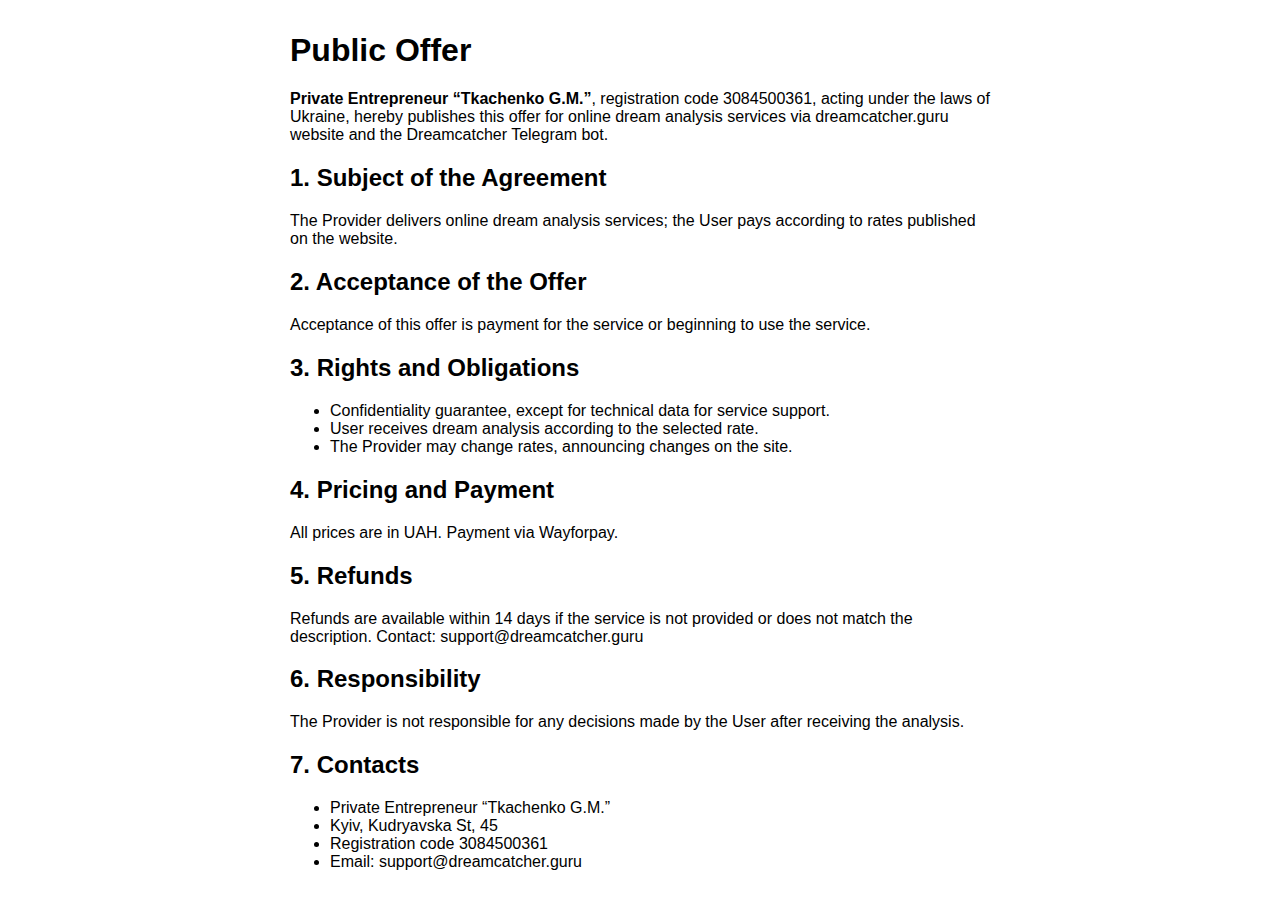
<file: docs/offer-en.html>
<!DOCTYPE html>
<html lang="en">
<head>
  <meta charset="UTF-8">
  <title>Public Offer</title>
</head>
<body style="max-width:700px;margin:2rem auto;font-family:sans-serif;">
  <h1>Public Offer</h1>
  <p><b>Private Entrepreneur “Tkachenko G.M.”</b>, registration code 3084500361, acting under the laws of Ukraine, hereby publishes this offer for online dream analysis services via dreamcatcher.guru website and the Dreamcatcher Telegram bot.</p>
  <h2>1. Subject of the Agreement</h2>
  <p>The Provider delivers online dream analysis services; the User pays according to rates published on the website.</p>
  <h2>2. Acceptance of the Offer</h2>
  <p>Acceptance of this offer is payment for the service or beginning to use the service.</p>
  <h2>3. Rights and Obligations</h2>
  <ul>
    <li>Confidentiality guarantee, except for technical data for service support.</li>
    <li>User receives dream analysis according to the selected rate.</li>
    <li>The Provider may change rates, announcing changes on the site.</li>
  </ul>
  <h2>4. Pricing and Payment</h2>
  <p>All prices are in UAH. Payment via Wayforpay.</p>
  <h2>5. Refunds</h2>
  <p>Refunds are available within 14 days if the service is not provided or does not match the description. Contact: support@dreamcatcher.guru</p>
  <h2>6. Responsibility</h2>
  <p>The Provider is not responsible for any decisions made by the User after receiving the analysis.</p>
  <h2>7. Contacts</h2>
  <ul>
    <li>Private Entrepreneur “Tkachenko G.M.”</li>
    <li>Kyiv, Kudryavska St, 45</li>
    <li>Registration code 3084500361</li>
    <li>Email: support@dreamcatcher.guru</li>
  </ul>
</body>
</html>
</file>
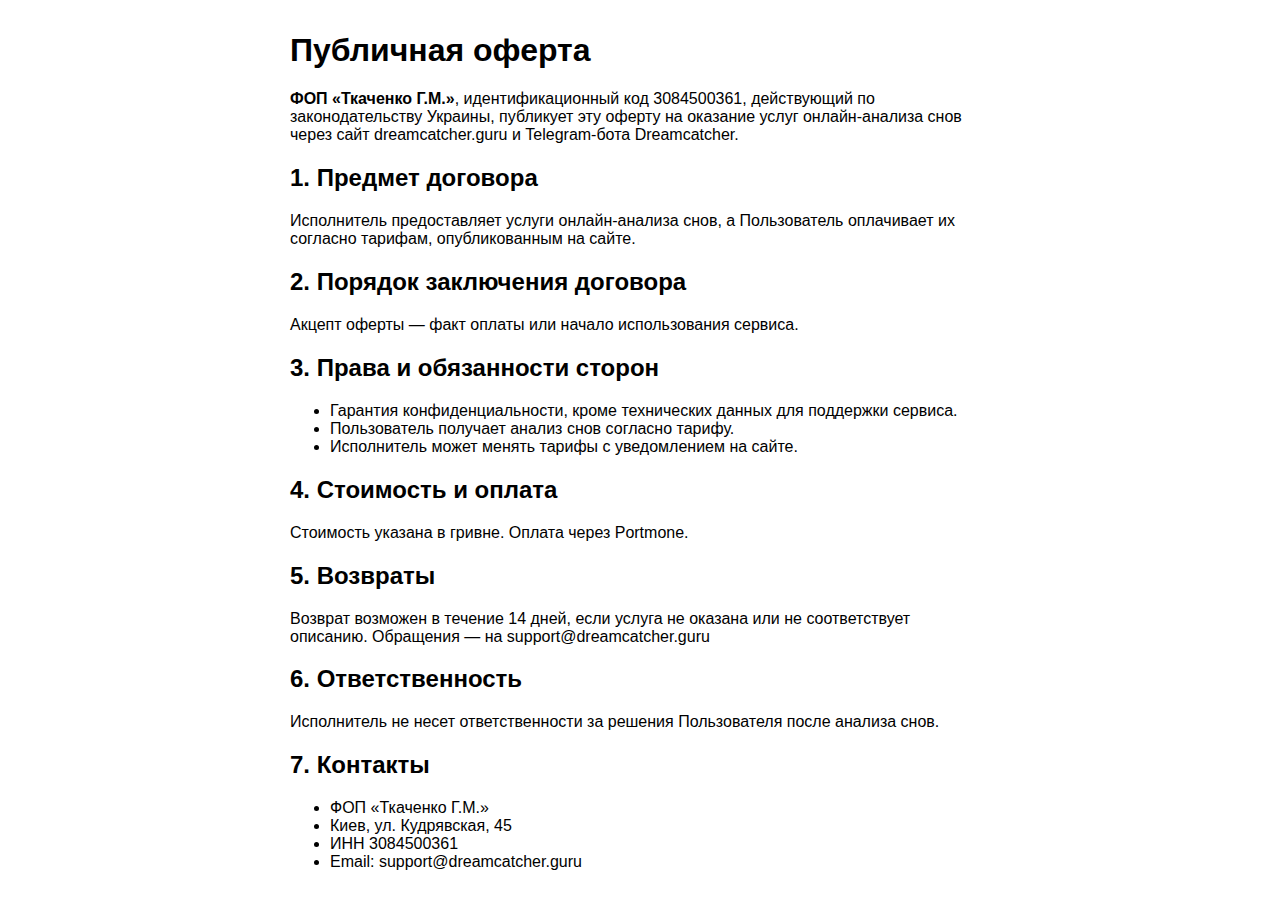
<file: docs/offer-ru.html>
<!DOCTYPE html>
<html lang="ru">
<head>
  <meta charset="UTF-8">
  <title>Публичная оферта</title>
</head>
<body style="max-width:700px;margin:2rem auto;font-family:sans-serif;">
  <h1>Публичная оферта</h1>
  <p><b>ФОП «Ткаченко Г.М.»</b>, идентификационный код 3084500361, действующий по законодательству Украины, публикует эту оферту на оказание услуг онлайн-анализа снов через сайт dreamcatcher.guru и Telegram-бота Dreamcatcher.</p>
  <h2>1. Предмет договора</h2>
  <p>Исполнитель предоставляет услуги онлайн-анализа снов, а Пользователь оплачивает их согласно тарифам, опубликованным на сайте.</p>
  <h2>2. Порядок заключения договора</h2>
  <p>Акцепт оферты — факт оплаты или начало использования сервиса.</p>
  <h2>3. Права и обязанности сторон</h2>
  <ul>
    <li>Гарантия конфиденциальности, кроме технических данных для поддержки сервиса.</li>
    <li>Пользователь получает анализ снов согласно тарифу.</li>
    <li>Исполнитель может менять тарифы с уведомлением на сайте.</li>
  </ul>
  <h2>4. Стоимость и оплата</h2>
  <p>Стоимость указана в гривне. Оплата через Portmone.</p>
  <h2>5. Возвраты</h2>
  <p>Возврат возможен в течение 14 дней, если услуга не оказана или не соответствует описанию. Обращения — на support@dreamcatcher.guru</p>
  <h2>6. Ответственность</h2>
  <p>Исполнитель не несет ответственности за решения Пользователя после анализа снов.</p>
  <h2>7. Контакты</h2>
  <ul>
    <li>ФОП «Ткаченко Г.М.»</li>
    <li>Киев, ул. Кудрявская, 45</li>
    <li>ИНН 3084500361</li>
    <li>Email: support@dreamcatcher.guru</li>
  </ul>
</body>
</html>
</file>
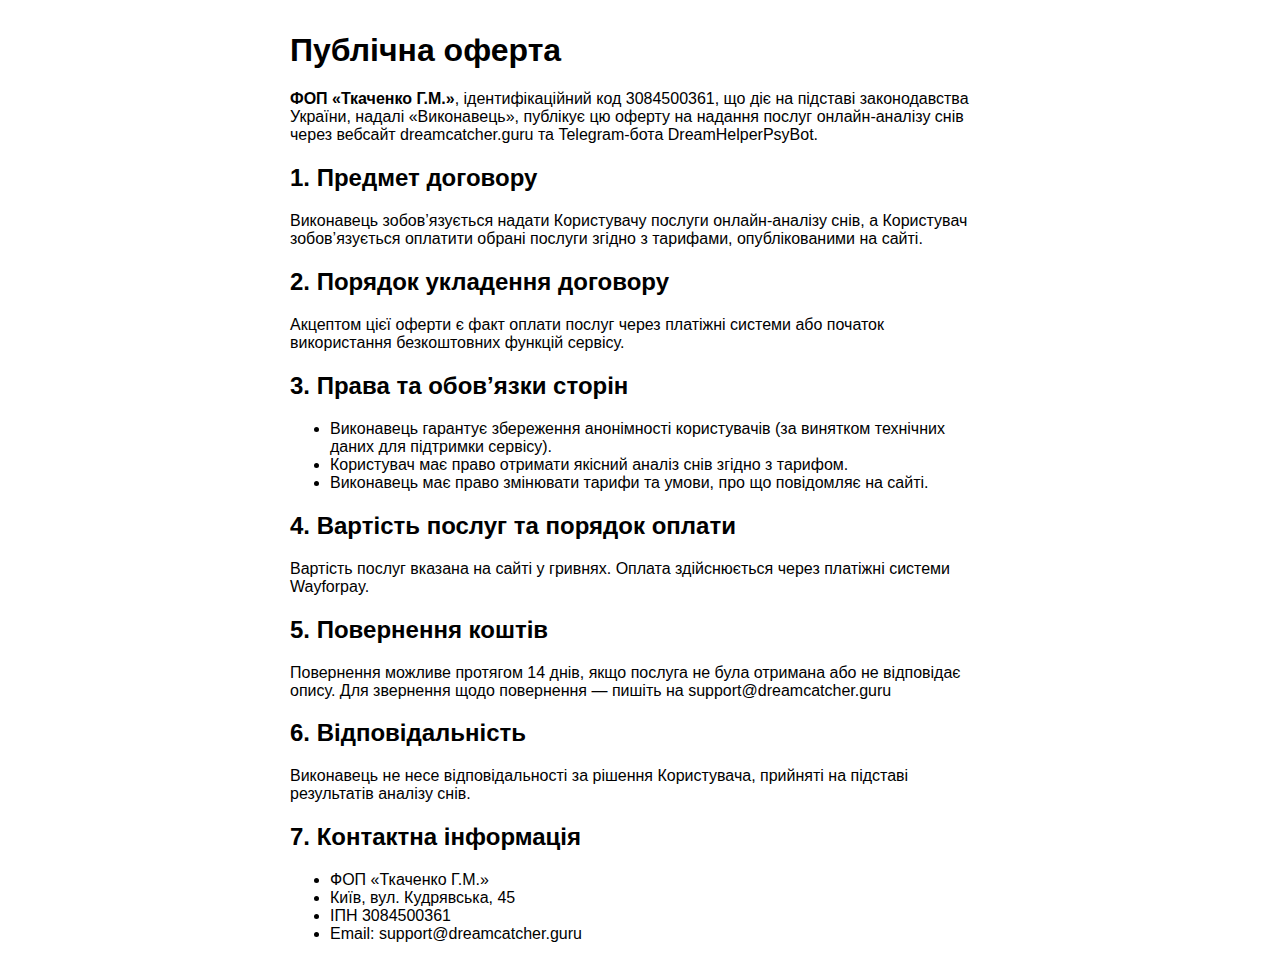
<file: docs/offer.html>
<!DOCTYPE html>
<html lang="uk">
<head>
  <meta charset="UTF-8">
  <title>Публічна оферта</title>
  <meta name="viewport" content="width=device-width, initial-scale=1.0">
</head>
<body style="max-width:700px;margin:2rem auto;font-family:sans-serif;">
  <h1>Публічна оферта</h1>
  <p><b>ФОП «Ткаченко Г.М.»</b>, ідентифікаційний код 3084500361, що діє на підставі законодавства України, надалі «Виконавець», публікує цю оферту на надання послуг онлайн-аналізу снів через вебсайт dreamcatcher.guru та Telegram-бота DreamHelperPsyBot.</p>
  <h2>1. Предмет договору</h2>
  <p>Виконавець зобов’язується надати Користувачу послуги онлайн-аналізу снів, а Користувач зобов’язується оплатити обрані послуги згідно з тарифами, опублікованими на сайті.</p>
  <h2>2. Порядок укладення договору</h2>
  <p>Акцептом цієї оферти є факт оплати послуг через платіжні системи або початок використання безкоштовних функцій сервісу.</p>
  <h2>3. Права та обов’язки сторін</h2>
  <ul>
    <li>Виконавець гарантує збереження анонімності користувачів (за винятком технічних даних для підтримки сервісу).</li>
    <li>Користувач має право отримати якісний аналіз снів згідно з тарифом.</li>
    <li>Виконавець має право змінювати тарифи та умови, про що повідомляє на сайті.</li>
  </ul>
  <h2>4. Вартість послуг та порядок оплати</h2>
  <p>Вартість послуг вказана на сайті у гривнях. Оплата здійснюється через платіжні системи Wayforpay.</p>
  <h2>5. Повернення коштів</h2>
  <p>Повернення можливе протягом 14 днів, якщо послуга не була отримана або не відповідає опису. Для звернення щодо повернення — пишіть на support@dreamcatcher.guru</p>
  <h2>6. Відповідальність</h2>
  <p>Виконавець не несе відповідальності за рішення Користувача, прийняті на підставі результатів аналізу снів.</p>
  <h2>7. Контактна інформація</h2>
  <ul>
    <li>ФОП «Ткаченко Г.М.»</li>
    <li>Київ, вул. Кудрявська, 45</li>
    <li>ІПН 3084500361</li>
    <li>Email: support@dreamcatcher.guru</li>
  </ul>
</body>
</html>
</file>
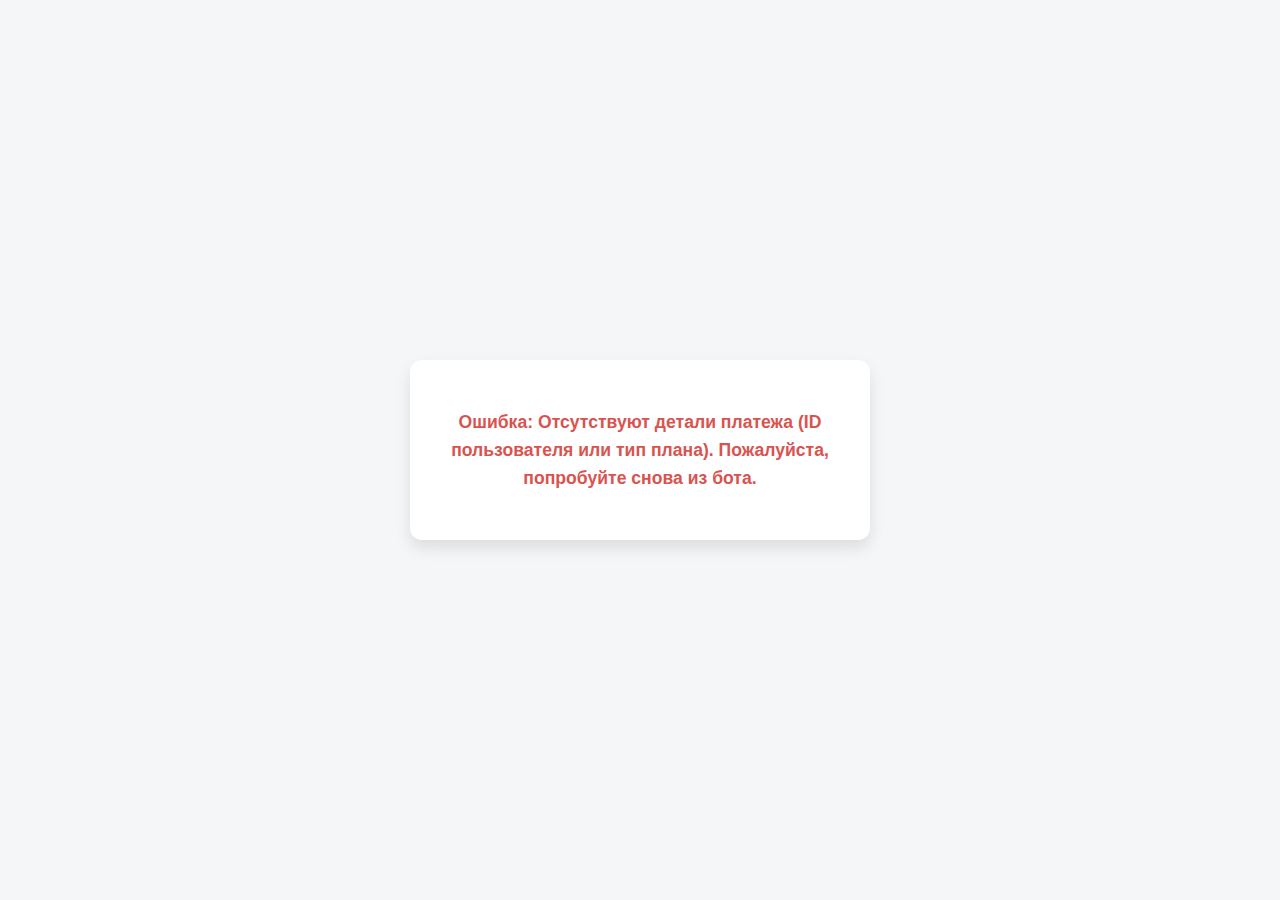
<file: docs/pay-helper.html>
<!DOCTYPE html>
<html lang="ru"> <head>
    <meta charset="UTF-8">
    <title>Обработка платежа...</title>
    <style>
        body {
            font-family: -apple-system, BlinkMacSystemFont, "Segoe UI", Roboto, Helvetica, Arial, sans-serif, "Apple Color Emoji", "Segoe UI Emoji", "Segoe UI Symbol";
            display: flex;
            flex-direction: column;
            justify-content: center;
            align-items: center;
            height: 100vh;
            margin: 0;
            background-color: #f4f6f8;
            color: #333;
            text-align: center;
            padding: 20px;
            box-sizing: border-box;
        }
        .container {
            padding: 30px;
            background-color: white;
            border-radius: 12px;
            box-shadow: 0 8px 16px rgba(0,0,0,0.1);
            max-width: 400px;
            width: 100%;
        }
        .loader {
            border: 6px solid #e0e0e0; /* Светло-серый */
            border-top: 6px solid #007bff; /* Синий, как пример */
            border-radius: 50%;
            width: 60px;
            height: 60px;
            animation: spin 1.2s linear infinite;
            margin: 25px auto;
        }
        @keyframes spin {
            0% { transform: rotate(0deg); }
            100% { transform: rotate(360deg); }
        }
        p {
            font-size: 1.1em;
            line-height: 1.6;
        }
        .error-message {
            color: #d9534f; /* Красный для ошибок */
            font-weight: bold;
        }
    </style>
</head>
<body>
    <div class="container">
        <p id="message">Обработка вашего платежа, пожалуйста, подождите...</p>
        <div class="loader" id="loader"></div>
    </div>

    <script>
        // Локализация текстов
        const SCRIPT_TEXTS = {
            ru: {
                processing: "Обработка вашего платежа, пожалуйста, подождите...",
                redirecting: "Перенаправление на страницу оплаты...",
                error_missing_details: "Ошибка: Отсутствуют детали платежа (ID пользователя или тип плана). Пожалуйста, попробуйте снова из бота.",
                error_request_failed: "Ошибка запроса к серверу.",
                error_generic: "Произошла ошибка. Пожалуйста, попробуйте снова или обратитесь в поддержку."
            },
            uk: {
                processing: "Обробка вашого платежу, будь ласка, зачекайте...",
                redirecting: "Перенаправлення на сторінку оплати...",
                error_missing_details: "Помилка: Відсутні деталі платежу (ID користувача або тип плану). Будь ласка, спробуйте знову з бота.",
                error_request_failed: "Помилка запиту до сервера.",
                error_generic: "Виникла помилка. Будь ласка, спробуйте знову або зверніться до підтримки."
            },
            en: {
                processing: "Processing your payment, please wait...",
                redirecting: "Redirecting to payment gateway...",
                error_missing_details: "Error: Missing payment details (user_id or plan_type). Please try again from the bot.",
                error_request_failed: "Server request failed.",
                error_generic: "An error occurred. Please try again or contact support."
            }
        };

        async function initPayment() {
            const messageElement = document.getElementById('message');
            const loaderElement = document.getElementById('loader');
            
            let userLang = 'ru'; // Язык по умолчанию

            try {
                const urlParams = new URLSearchParams(window.location.search);
                const userId = urlParams.get('user_id');
                const planType = urlParams.get('plan_type');
                const langParam = urlParams.get('lang');

                if (langParam && SCRIPT_TEXTS[langParam]) {
                    userLang = langParam;
                    document.documentElement.lang = userLang; // Устанавливаем язык для HTML документа
                }
                messageElement.textContent = SCRIPT_TEXTS[userLang].processing;


                if (!userId || !planType) {
                    messageElement.textContent = SCRIPT_TEXTS[userLang].error_missing_details;
                    messageElement.classList.add('error-message');
                    loaderElement.style.display = 'none';
                    return;
                }

                // URL вашего FastAPI бэкенда.
                // Используем относительный путь, так как Nginx проксирует запросы с того же домена.
                const backendUrl = '/api/pay/create-checkout-session';                // Если FastAPI на другом домене или поддомене, укажите полный URL:
                // const backendUrl = 'https://api.yourdomain.com/create-checkout-session';

                console.log('Requesting payment session from:', backendUrl);
                console.log('Payload:', JSON.stringify({ user_id: userId, plan_type: planType }));

                const response = await fetch(backendUrl, {
                    method: 'POST',
                    headers: {
                        'Content-Type': 'application/json',
                    },
                    body: JSON.stringify({
                        user_id: userId,    // FastAPI ожидает user_id
                        plan_type: planType // и plan_type
                        // username и first_name не передаются из бота на эту страницу,
                        // но FastAPI бэкенд может их получить из своей базы данных по user_id, если они нужны для WayForPay
                    }),
                });

                if (!response.ok) {
                    let errorDetail = SCRIPT_TEXTS[userLang].error_request_failed;
                    try {
                        const errorData = await response.json();
                        errorDetail = errorData.detail || errorDetail;
                    } catch (e) {
                        // Ошибка парсинга JSON, используем текстовый ответ
                        errorDetail = await response.text() || errorDetail;
                    }
                    throw new Error(errorDetail + ` (Status: ${response.status})`);
                }

                const paymentSession = await response.json();
                console.log('Received payment session:', paymentSession);

                const wayforpayUrl = paymentSession.pay_url; // Должен быть "https://secure.wayforpay.com/pay"
                const formData = paymentSession.payment_form_data; // Словарь с данными для формы

                if (!wayforpayUrl || !formData) {
                    throw new Error("Invalid payment session data received from server.");
                }

                // Создаем и отправляем форму
                const form = document.createElement('form');
                form.method = 'POST';
                form.action = wayforpayUrl;
                form.style.display = 'none'; // Форма невидима

                for (const key in formData) {
                    if (formData.hasOwnProperty(key)) {
                        // WayForPay ожидает массивы productName[], productCount[], productPrice[]
                        // как несколько полей с одинаковым именем (например, productName[] = значение1, productName[] = значение2)
                        if (Array.isArray(formData[key])) {
                            formData[key].forEach(value => {
                                const hiddenField = document.createElement('input');
                                hiddenField.type = 'hidden';
                                hiddenField.name = key; // Имя поля будет, например, productName[]
                                hiddenField.value = value;
                                form.appendChild(hiddenField);
                            });
                        } else {
                            const hiddenField = document.createElement('input');
                            hiddenField.type = 'hidden';
                            hiddenField.name = key;
                            hiddenField.value = formData[key];
                            form.appendChild(hiddenField);
                        }
                    }
                }

                document.body.appendChild(form);
                messageElement.textContent = SCRIPT_TEXTS[userLang].redirecting;
                loaderElement.style.animationPlayState = 'paused'; // Можно остановить анимацию перед редиректом
                console.log('Submitting form to WayForPay...');
                form.submit();

            } catch (error) {
                console.error('Payment initialization error:', error);
                messageElement.textContent = `${SCRIPT_TEXTS[userLang].error_generic} (${error.message})`;
                messageElement.classList.add('error-message');
                loaderElement.style.display = 'none';
            }
        }

        // Запускаем процесс при загрузке страницы
        window.onload = initPayment;
    </script>
</body>
</html>
</file>
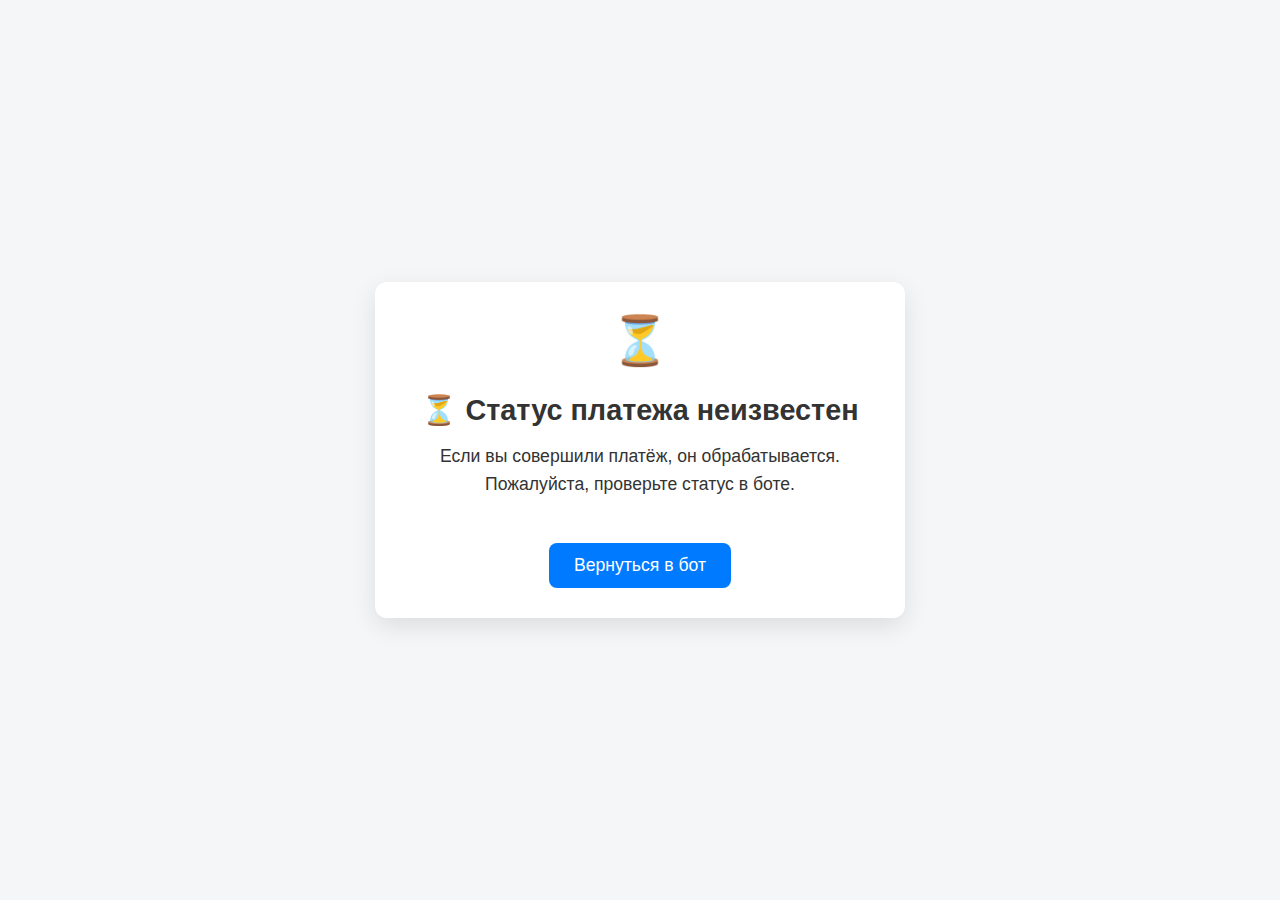
<file: docs/payment-return.html>
<!DOCTYPE html>
<html lang="ru">
<head>
    <meta charset="UTF-8">
    <meta name="viewport" content="width=device-width, initial-scale=1.0">
    <title>Статус вашего платежа - Dreamcatcher</title>
    <style>
        body {
            font-family: -apple-system, BlinkMacSystemFont, "Segoe UI", Roboto, Helvetica, Arial, sans-serif, "Apple Color Emoji", "Segoe UI Emoji", "Segoe UI Symbol";
            display: flex;
            flex-direction: column;
            justify-content: center;
            align-items: center;
            min-height: 100vh;
            margin: 0;
            background-color: #f4f6f8;
            color: #333;
            text-align: center;
            padding: 20px;
            box-sizing: border-box;
        }
        .container {
            padding: 30px 40px;
            background-color: white;
            border-radius: 12px;
            box-shadow: 0 8px 24px rgba(0,0,0,0.1);
            max-width: 450px;
            width: 100%;
        }
        h2 {
            font-size: 1.8em;
            margin-bottom: 15px;
        }
        p {
            font-size: 1.1em;
            line-height: 1.6;
            margin-top: 0;
            margin-bottom: 20px;
        }
        .status-icon {
            font-size: 3em;
            margin-bottom: 15px;
        }
        .success {
            color: #28a745; /* Зеленый */
        }
        .error {
            color: #dc3545; /* Красный */
        }
        .pending {
            color: #ffc107; /* Желтый */
        }
        .info {
            font-size: 0.9em;
            color: #6c757d;
            margin-top: 25px;
        }
        .button-link {
            display: inline-block;
            padding: 12px 25px;
            margin-top: 20px;
            background-color: #007bff;
            color: white;
            text-decoration: none;
            border-radius: 8px;
            font-size: 1.1em;
            transition: background-color 0.2s ease;
        }
        .button-link:hover {
            background-color: #0056b3;
        }
    </style>
</head>
<body>
    <div class="container">
        <div id="status-icon" class="status-icon">⏳</div>
        <h2 id="status-title">Обработка вашего платежа...</h2>
        <p id="status-details">Пожалуйста, подождите.</p>
        <p id="order-info" class="info"></p>
        <a href="https://t.me/DreamHelperPsyBot" class="button-link">Вернуться в бот</a>
        </div>

    <script>
        window.onload = function() {
            const params = new URLSearchParams(window.location.search);
            const transactionStatus = params.get('transactionStatus');
            const orderReference = params.get('orderReference');
            const reason = params.get('reason');
            // const reasonCode = params.get('reasonCode'); // Можно использовать для более детальной информации об ошибке

            const statusIconEl = document.getElementById('status-icon');
            const statusTitleEl = document.getElementById('status-title');
            const statusDetailsEl = document.getElementById('status-details');
            const orderInfoEl = document.getElementById('order-info');

            let lang = params.get('lang') || 'ru'; // Попробуем получить язык из параметра, если бот его передает

            // Простые тексты, можно вынести в объект локализации, как в pay-helper.html, если нужно
            const texts = {
                ru: {
                    approvedTitle: "✅ Оплата успешно получена!",
                    approvedDetails: "Спасибо! Ваш доступ должен быть активирован в ближайшее время. Вы можете вернуться в бот.",
                    declinedTitle: "❌ Оплата отклонена",
                    declinedDetailsBase: "К сожалению, ваш платёж не прошел.",
                    declinedDetailsReason: "Причина: ",
                    pendingTitle: "⏳ Платёж в обработке",
                    pendingDetails: "Ваш платёж обрабатывается. Обычно это занимает несколько минут. Пожалуйста, проверьте статус в боте немного позже.",
                    unknownTitle: "⏳ Статус платежа неизвестен",
                    unknownDetails: "Если вы совершили платёж, он обрабатывается. Пожалуйста, проверьте статус в боте.",
                    orderInfo: "Номер заказа: "
                },
                // Добавьте uk и en по аналогии, если нужно
            };

            const currentTexts = texts[lang] || texts.ru; // По умолчанию русский

            if (transactionStatus === 'Approved') {
                statusIconEl.textContent = '✅';
                statusIconEl.className = 'status-icon success';
                statusTitleEl.textContent = currentTexts.approvedTitle;
                statusDetailsEl.textContent = currentTexts.approvedDetails;
            } else if (transactionStatus === 'Declined') {
                statusIconEl.textContent = '❌';
                statusIconEl.className = 'status-icon error';
                statusTitleEl.textContent = currentTexts.declinedTitle;
                let declineReason = reason ? `${currentTexts.declinedDetailsReason}${reason}` : "";
                statusDetailsEl.textContent = `${currentTexts.declinedDetailsBase} ${declineReason} Пожалуйста, попробуйте снова или свяжитесь с поддержкой.`;
            } else if (transactionStatus === 'Pending' || transactionStatus === 'Processing') {
                statusIconEl.textContent = '⏳';
                statusIconEl.className = 'status-icon pending';
                statusTitleEl.textContent = currentTexts.pendingTitle;
                statusDetailsEl.textContent = currentTexts.pendingDetails;
            } else { // Unknown или любой другой статус
                statusIconEl.textContent = '⏳';
                statusIconEl.className = 'status-icon pending';
                statusTitleEl.textContent = currentTexts.unknownTitle;
                statusDetailsEl.textContent = currentTexts.unknownDetails;
            }

            if (orderReference) {
                orderInfoEl.textContent = `${currentTexts.orderInfo}${orderReference}`;
            }

            // Уведомляем родительское окно (если pay-helper.html открывался в новом окне/iframe и должен был его закрыть)
            // и затем пытаемся закрыть текущее окно. Это не всегда работает из-за ограничений браузера.
            if (window.opener) {
                window.opener.postMessage('paymentReturn', '*');
            }
            // Автоматическое закрытие окна может быть заблокировано браузером.
            // Пользователь может просто нажать "Вернуться в бот".
            // setTimeout(() => {
            //     // Попытка закрыть окно. Не всегда работает.
            //     window.open('', '_self', ''); // Попытка "обнулить" окно перед закрытием
            //     window.close();
            // }, 7000); // Закрыть через 7 секунд
        };
    </script>
</body>
</html>
</file>
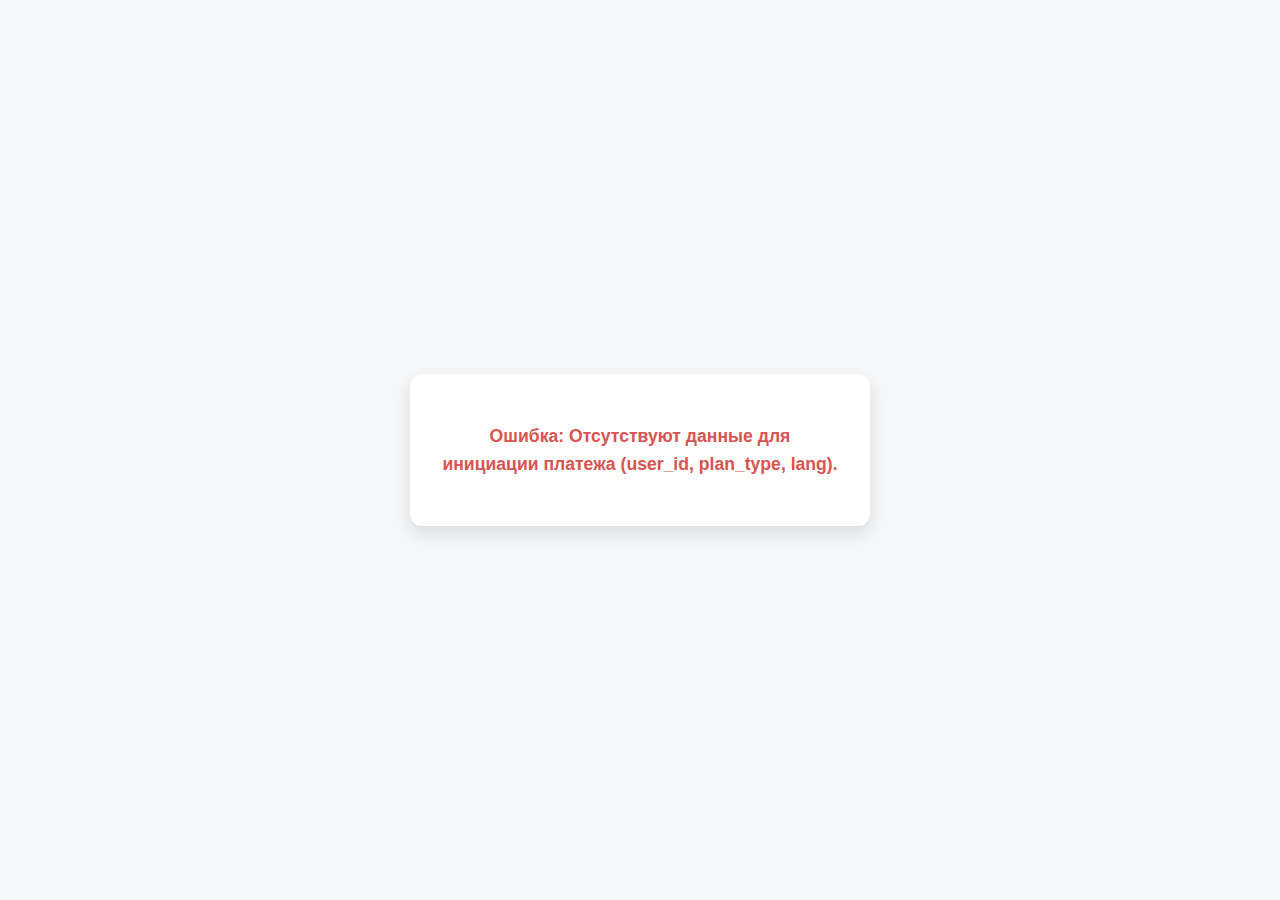
<file: docs/payment-widget-page.html>
<!DOCTYPE html>
<html lang="ru">
<head>
    <meta charset="UTF-8">
    <meta name="viewport" content="width=device-width, initial-scale=1.0, user-scalable=no">
    <title>Оплата...</title>
    <script id="widget-wfp-script" language="javascript" type="text/javascript" src="https://secure.wayforpay.com/server/pay-widget.js"></script>
    <style>
        body { font-family: -apple-system, BlinkMacSystemFont, "Segoe UI", Roboto, Helvetica, Arial, sans-serif; display: flex; flex-direction: column; justify-content: center; align-items: center; height: 100vh; margin: 0; background-color: #f4f6f8; color: #333; text-align: center; padding: 20px; box-sizing: border-box; }
        .container { padding: 30px; background-color: white; border-radius: 12px; box-shadow: 0 8px 16px rgba(0,0,0,0.1); max-width: 400px; width: 100%; }
        .loader { border: 6px solid #e0e0e0; border-top: 6px solid #007bff; border-radius: 50%; width: 60px; height: 60px; animation: spin 1.2s linear infinite; margin: 25px auto; }
        @keyframes spin { 0% { transform: rotate(0deg); } 100% { transform: rotate(360deg); } }
        p { font-size: 1.1em; line-height: 1.6; }
        .error-message { color: #d9534f; font-weight: bold; }
        button { background-color: #007bff; color: white; border: none; padding: 12px 25px; text-align: center; text-decoration: none; display: inline-block; font-size: 16px; border-radius: 8px; cursor: pointer; transition: background-color 0.3s ease; margin-top: 20px; }
        button:hover { background-color: #0056b3; }
        button:disabled { background-color: #cccccc; cursor: not-allowed; }
    </style>
</head>
<body>
    <div class="container">
        <p id="message">Подготовка к оплате...</p>
        <div class="loader" id="loader"></div>
        <button id="payButton" onclick="triggerPayment()" style="display: none;">Оплатить</button>
    </div>

    <script>
        // 🟢 ВЕСЬ ЭТОТ JAVASCRIPT КОД НУЖЕН:
        const SCRIPT_TEXTS = {
            ru: { init: "Подготовка к оплате...", error_details: "Ошибка: Отсутствуют данные для инициации платежа (user_id, plan_type, lang).", error_server: "Ошибка получения данных от сервера.", error_widget: "Ошибка инициализации виджета.", pay_button: "Оплатить", approved: "Оплата прошла успешно! Можно закрыть это окно.", declined: "Оплата отклонена.", pending: "Платеж в обработке. Мы сообщим о результате в боте.", redirecting: "Перенаправление на оплату..." },
            uk: { init: "Підготовка до оплати...", error_details: "Помилка: Відсутні дані для ініціації платежу (user_id, plan_type, lang).", error_server: "Помилка отримання даних від сервера.", error_widget: "Помилка ініціалізації віджета.", pay_button: "Сплатити", approved: "Оплата пройшла успішно! Можна закрити це вікно.", declined: "Оплату відхилено.", pending: "Платіж в обробці. Ми повідомимо про результат у боті.", redirecting: "Перенаправлення на оплату..." },
            en: { init: "Preparing payment...", error_details: "Error: Missing data to initiate payment (user_id, plan_type, lang).", error_server: "Error fetching data from server.", error_widget: "Error initializing widget.", pay_button: "Pay", approved: "Payment successful! You can close this window.", declined: "Payment declined.", pending: "Payment is processing. We will notify you of the result in the bot.", redirecting: "Redirecting to payment..." }
        };

        let userLang = 'ru'; // Язык по умолчанию
        const messageElement = document.getElementById('message');
        const loaderElement = document.getElementById('loader');
        const payButton = document.getElementById('payButton');
        let widgetPaymentParams = null; // Глобальная переменная для хранения параметров виджета

        function updateLocalizedTexts() {
            document.title = SCRIPT_TEXTS[userLang].init; // Обновляем заголовок страницы
            messageElement.textContent = SCRIPT_TEXTS[userLang].init;
            payButton.textContent = SCRIPT_TEXTS[userLang].pay_button;
        }

        function showUserMessage(typeKey, additionalInfo = '') {
            messageElement.textContent = (SCRIPT_TEXTS[userLang][typeKey] || typeKey) + (additionalInfo ? ` (${additionalInfo})` : '');
            messageElement.classList.remove('error-message'); // Сначала убираем класс ошибки
            if (typeKey.startsWith('error_')) {
                messageElement.classList.add('error-message');
                loaderElement.style.display = 'none';
                payButton.style.display = 'none';
            }
        }
        
        async function initializePaymentProcess() {
            const urlParams = new URLSearchParams(window.location.search);
            const userId = urlParams.get('user_id');
            const planType = urlParams.get('plan_type');
            const langParam = urlParams.get('lang');
            const clientFirstName = urlParams.get('client_first_name');
            const clientLastName = urlParams.get('client_last_name');
            const clientPhone = urlParams.get('client_phone');
            const clientEmail = urlParams.get('client_email');

            if (langParam && SCRIPT_TEXTS[langParam]) {
                userLang = langParam;
                document.documentElement.lang = userLang; // Устанавливаем язык для HTML документа
            }
            updateLocalizedTexts(); // Обновляем тексты после определения языка

            if (!userId || !planType || !userLang) {
                showUserMessage('error_details');
                return;
            }

            const backendApiUrl = 'https://payapi.dreamcatcher.guru/api/pay/get-widget-params'; 
            
            try {
                console.log(`Requesting widget params from ${backendApiUrl} with user_id: ${userId}, plan_type: ${planType}, lang: ${userLang}`);

                let requestBody = { 
                    user_id: userId, 
                    plan_type: planType, 
                    lang: userLang
                };

                if (clientFirstName) requestBody.client_first_name = clientFirstName;
                if (clientLastName) requestBody.client_last_name = clientLastName;
                if (clientPhone) requestBody.client_phone = clientPhone;
                if (clientEmail) requestBody.client_email = clientEmail;

                const response = await fetch(backendApiUrl, {
                    method: 'POST',
                    headers: { 'Content-Type': 'application/json' },
                    body: JSON.stringify(requestBody)
                });

                if (!response.ok) {
                    const errorText = await response.text();
                    console.error("Server responded with error:", response.status, errorText);
                    throw new Error(`Server error: ${response.status} - ${errorText}`);
                }
                
                widgetPaymentParams = await response.json();
                console.log("Widget params loaded successfully:", widgetPaymentParams);
                
                loaderElement.style.display = 'none';
                payButton.style.display = 'inline-block'; 
                messageElement.textContent = "Готово к оплате. Нажмите кнопку '" + SCRIPT_TEXTS[userLang].pay_button + "'.";

            } catch (error) {
                console.error("Error fetching widget params:", error);
                showUserMessage('error_server', error.message);
            }
        }

        function triggerPayment() {
            if (!widgetPaymentParams) {
                showUserMessage('error_widget', 'Параметры виджета не загружены.');
                console.error("triggerPayment called but widgetPaymentParams is null.");
                return;
            }
            payButton.disabled = true;
            loaderElement.style.display = 'block';
            showUserMessage('redirecting'); // Используем ключ для локализации

            var wayforpay = new Wayforpay(); // Создаем экземпляр здесь
            wayforpay.run(
                widgetPaymentParams, // Используем загруженные параметры
                function (response) { // onApproved
                    console.log("WFP Approved:", response);
                    showUserMessage('approved');
                    loaderElement.style.display = 'none';
                    payButton.style.display = 'none';
                    // Попытка закрыть Telegram WebApp
                    if (window.Telegram && window.Telegram.WebApp) {
                        window.Telegram.WebApp.close();
                    }
                },
                function (response) { // onDeclined
                    console.log("WFP Declined:", response);
                    showUserMessage('declined', response.reason || '');
                    loaderElement.style.display = 'none';
                    payButton.disabled = false; 
                    payButton.style.display = 'inline-block';
                },
                function (response) { // onPending or inProcessing
                    console.log("WFP Pending:", response);
                    showUserMessage('pending');
                    loaderElement.style.display = 'none';
                    payButton.style.display = 'none';
                }
            );
        }
        
        // Слушаем события postMessage от виджета
        window.addEventListener("message", function (event) {
            // Важно проверять origin для безопасности
            if (event.origin !== "https://secure.wayforpay.com") { 
                return;
            }
            console.log("Received postMessage event from WayForPay:", event.data);
            let closeWebView = false;
            if (event.data == 'WfpWidgetEventApproved') {
                showUserMessage('approved');
                closeWebView = true;
            } else if (event.data == 'WfpWidgetEventDeclined') {
                showUserMessage('declined');
                // Кнопку можно снова активировать, если виджет сам не предлагает повторить
            } else if (event.data == 'WfpWidgetEventPending') {
                showUserMessage('pending');
            } else if (event.data == 'WfpWidgetEventClose') {
                // Пользователь закрыл виджет
                closeWebView = true; 
            }

            if (closeWebView && window.Telegram && window.Telegram.WebApp) {
                // Даем немного времени на отображение сообщения перед закрытием
                setTimeout(() => { window.Telegram.WebApp.close(); }, 3000);
            }
        }, false);

        // Запускаем процесс при загрузке страницы
        window.onload = initializePaymentProcess;
    </script>
</body>
</html>
</file>
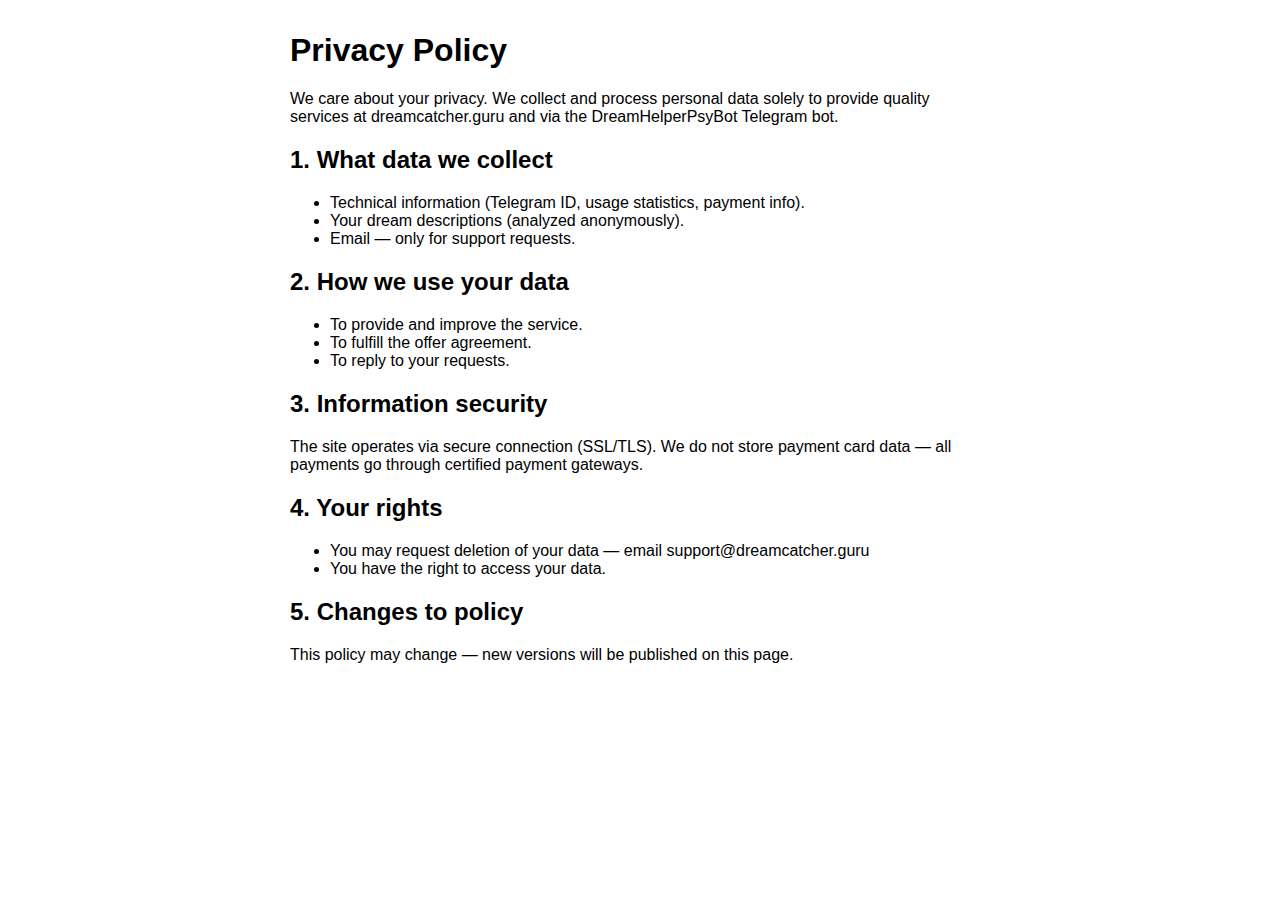
<file: docs/privacy-en.html>
<!DOCTYPE html>
<html lang="en">
<head>
  <meta charset="UTF-8">
  <title>Privacy Policy</title>
</head>
<body style="max-width:700px;margin:2rem auto;font-family:sans-serif;">
  <h1>Privacy Policy</h1>
  <p>We care about your privacy. We collect and process personal data solely to provide quality services at dreamcatcher.guru and via the DreamHelperPsyBot Telegram bot.</p>
  <h2>1. What data we collect</h2>
  <ul>
    <li>Technical information (Telegram ID, usage statistics, payment info).</li>
    <li>Your dream descriptions (analyzed anonymously).</li>
    <li>Email — only for support requests.</li>
  </ul>
  <h2>2. How we use your data</h2>
  <ul>
    <li>To provide and improve the service.</li>
    <li>To fulfill the offer agreement.</li>
    <li>To reply to your requests.</li>
  </ul>
  <h2>3. Information security</h2>
  <p>The site operates via secure connection (SSL/TLS). We do not store payment card data — all payments go through certified payment gateways.</p>
  <h2>4. Your rights</h2>
  <ul>
    <li>You may request deletion of your data — email support@dreamcatcher.guru</li>
    <li>You have the right to access your data.</li>
  </ul>
  <h2>5. Changes to policy</h2>
  <p>This policy may change — new versions will be published on this page.</p>
</body>
</html>
</file>
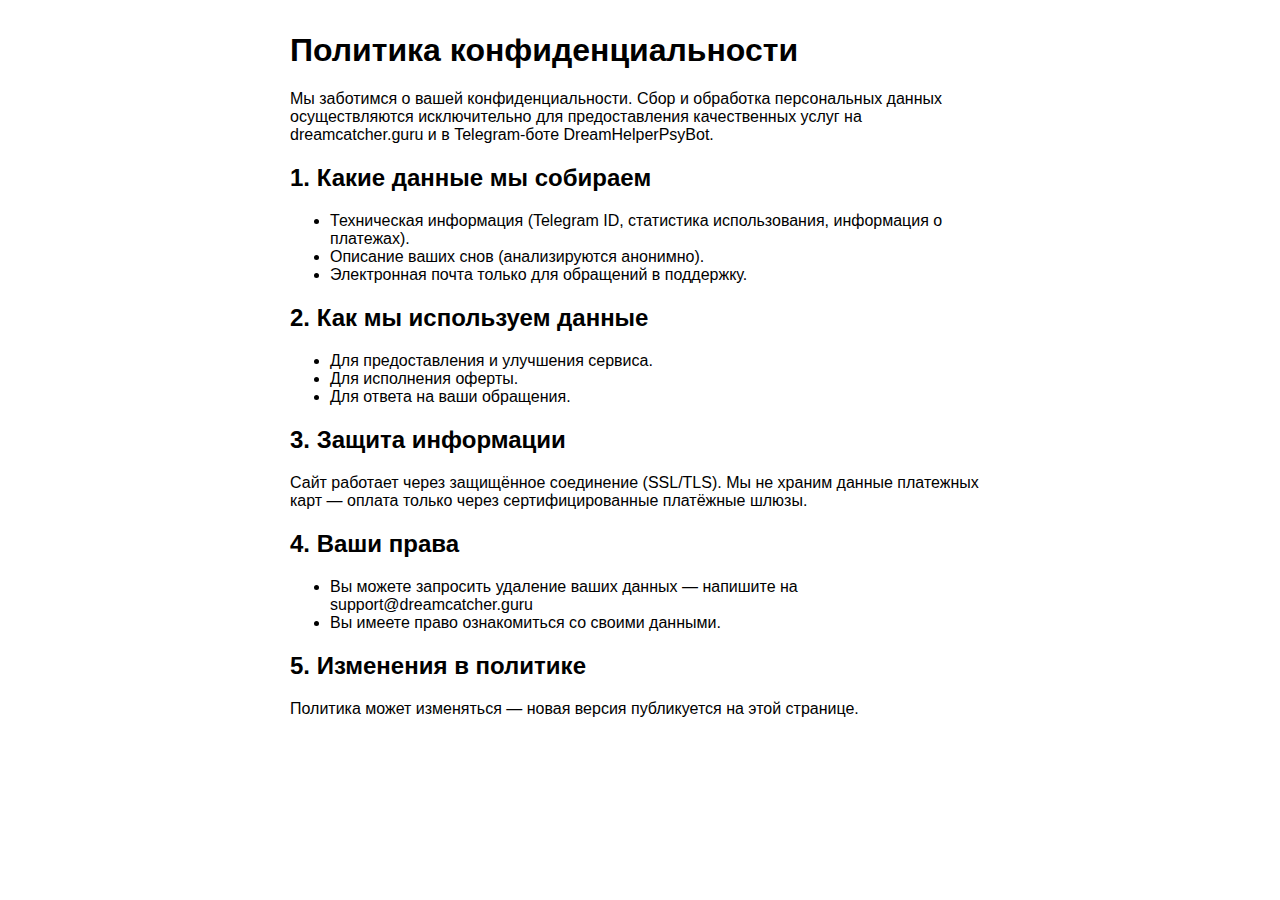
<file: docs/privacy-ru.html>
<!DOCTYPE html>
<html lang="ru">
<head>
  <meta charset="UTF-8">
  <title>Политика конфиденциальности</title>
</head>
<body style="max-width:700px;margin:2rem auto;font-family:sans-serif;">
  <h1>Политика конфиденциальности</h1>
  <p>Мы заботимся о вашей конфиденциальности. Сбор и обработка персональных данных осуществляются исключительно для предоставления качественных услуг на dreamcatcher.guru и в Telegram-боте DreamHelperPsyBot.</p>
  <h2>1. Какие данные мы собираем</h2>
  <ul>
    <li>Техническая информация (Telegram ID, статистика использования, информация о платежах).</li>
    <li>Описание ваших снов (анализируются анонимно).</li>
    <li>Электронная почта только для обращений в поддержку.</li>
  </ul>
  <h2>2. Как мы используем данные</h2>
  <ul>
    <li>Для предоставления и улучшения сервиса.</li>
    <li>Для исполнения оферты.</li>
    <li>Для ответа на ваши обращения.</li>
  </ul>
  <h2>3. Защита информации</h2>
  <p>Сайт работает через защищённое соединение (SSL/TLS). Мы не храним данные платежных карт — оплата только через сертифицированные платёжные шлюзы.</p>
  <h2>4. Ваши права</h2>
  <ul>
    <li>Вы можете запросить удаление ваших данных — напишите на support@dreamcatcher.guru</li>
    <li>Вы имеете право ознакомиться со своими данными.</li>
  </ul>
  <h2>5. Изменения в политике</h2>
  <p>Политика может изменяться — новая версия публикуется на этой странице.</p>
</body>
</html>
</file>
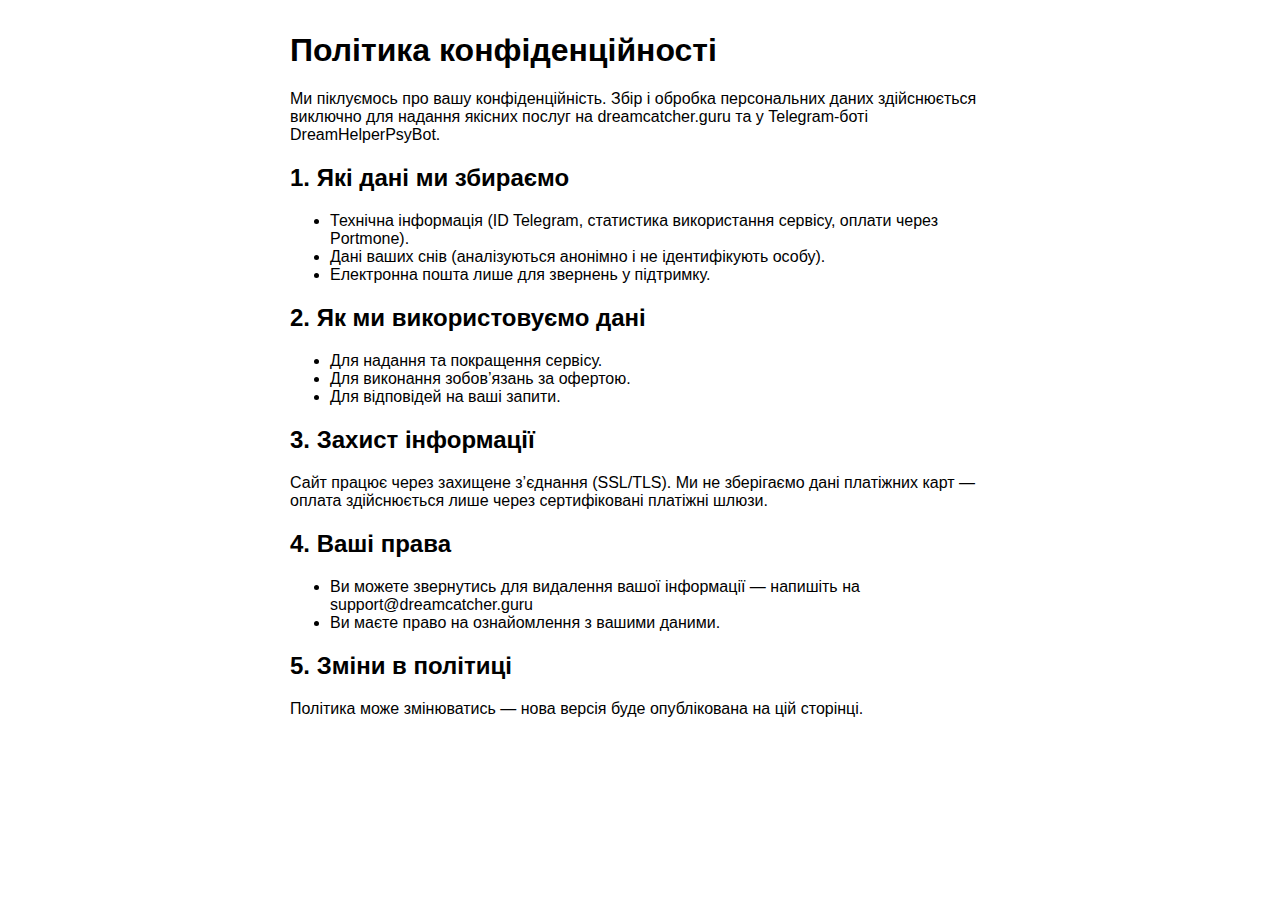
<file: docs/privacy.html>
<!DOCTYPE html>
<html lang="uk">
<head>
  <meta charset="UTF-8">
  <title>Політика конфіденційності</title>
  <meta name="viewport" content="width=device-width, initial-scale=1.0">
</head>
<body style="max-width:700px;margin:2rem auto;font-family:sans-serif;">
  <h1>Політика конфіденційності</h1>
  <p>Ми піклуємось про вашу конфіденційність. Збір і обробка персональних даних здійснюється виключно для надання якісних послуг на dreamcatcher.guru та у Telegram-боті DreamHelperPsyBot.</p>
  <h2>1. Які дані ми збираємо</h2>
  <ul>
    <li>Технічна інформація (ID Telegram, статистика використання сервісу, оплати через Portmone).</li>
    <li>Дані ваших снів (аналізуються анонімно і не ідентифікують особу).</li>
    <li>Електронна пошта лише для звернень у підтримку.</li>
  </ul>
  <h2>2. Як ми використовуємо дані</h2>
  <ul>
    <li>Для надання та покращення сервісу.</li>
    <li>Для виконання зобов’язань за офертою.</li>
    <li>Для відповідей на ваші запити.</li>
  </ul>
  <h2>3. Захист інформації</h2>
  <p>Сайт працює через захищене з’єднання (SSL/TLS). Ми не зберігаємо дані платіжних карт — оплата здійснюється лише через сертифіковані платіжні шлюзи.</p>
  <h2>4. Ваші права</h2>
  <ul>
    <li>Ви можете звернутись для видалення вашої інформації — напишіть на support@dreamcatcher.guru</li>
    <li>Ви маєте право на ознайомлення з вашими даними.</li>
  </ul>
  <h2>5. Зміни в політиці</h2>
  <p>Політика може змінюватись — нова версія буде опублікована на цій сторінці.</p>
</body>
</html>
</file>
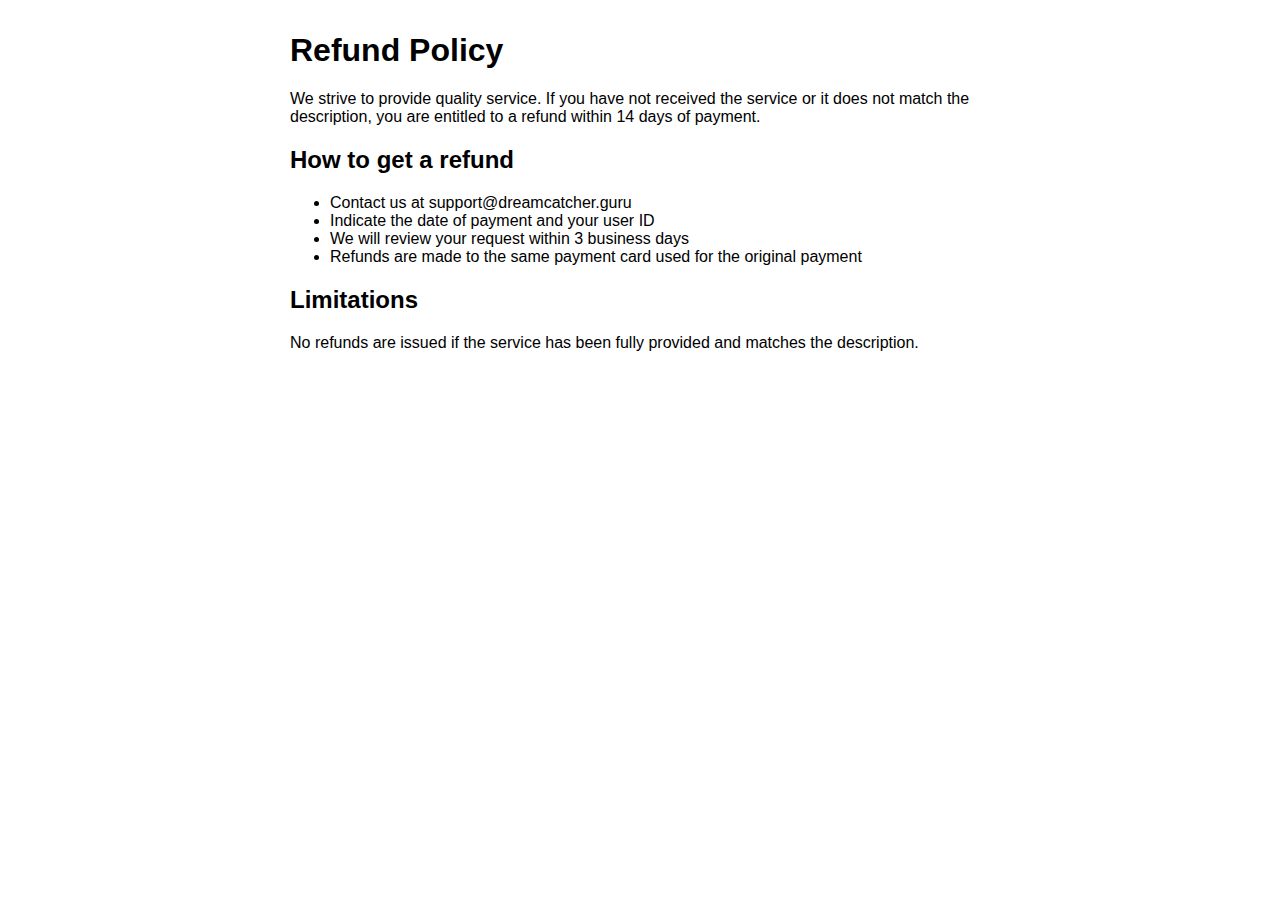
<file: docs/returns-en.html>
<!DOCTYPE html>
<html lang="en">
<head>
  <meta charset="UTF-8">
  <title>Refund Policy</title>
</head>
<body style="max-width:700px;margin:2rem auto;font-family:sans-serif;">
  <h1>Refund Policy</h1>
  <p>We strive to provide quality service. If you have not received the service or it does not match the description, you are entitled to a refund within 14 days of payment.</p>
  <h2>How to get a refund</h2>
  <ul>
    <li>Contact us at support@dreamcatcher.guru</li>
    <li>Indicate the date of payment and your user ID</li>
    <li>We will review your request within 3 business days</li>
    <li>Refunds are made to the same payment card used for the original payment</li>
  </ul>
  <h2>Limitations</h2>
  <p>No refunds are issued if the service has been fully provided and matches the description.</p>
</body>
</html>
</file>
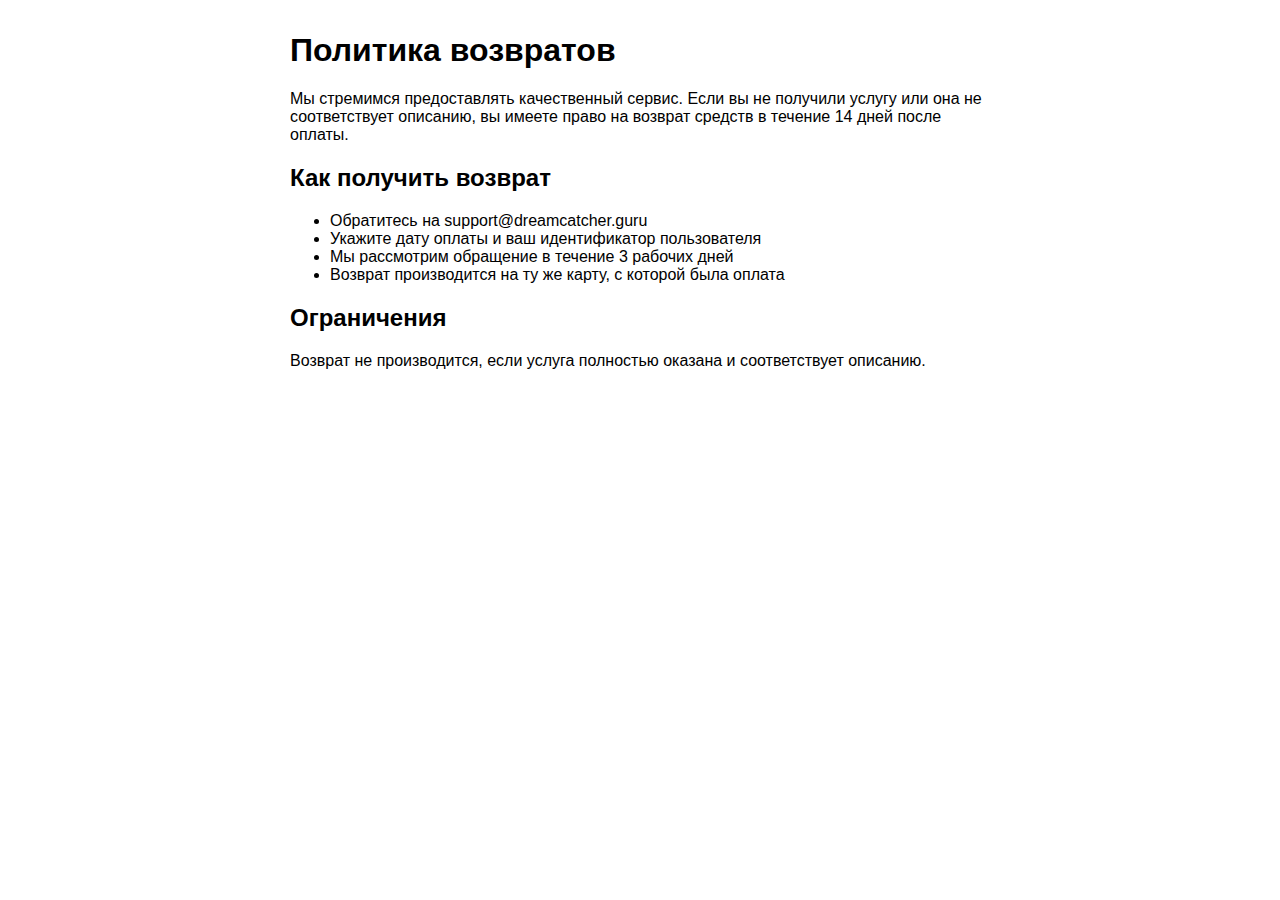
<file: docs/returns-ru.html>
<!DOCTYPE html>
<html lang="ru">
<head>
  <meta charset="UTF-8">
  <title>Политика возвратов</title>
</head>
<body style="max-width:700px;margin:2rem auto;font-family:sans-serif;">
  <h1>Политика возвратов</h1>
  <p>Мы стремимся предоставлять качественный сервис. Если вы не получили услугу или она не соответствует описанию, вы имеете право на возврат средств в течение 14 дней после оплаты.</p>
  <h2>Как получить возврат</h2>
  <ul>
    <li>Обратитесь на support@dreamcatcher.guru</li>
    <li>Укажите дату оплаты и ваш идентификатор пользователя</li>
    <li>Мы рассмотрим обращение в течение 3 рабочих дней</li>
    <li>Возврат производится на ту же карту, с которой была оплата</li>
  </ul>
  <h2>Ограничения</h2>
  <p>Возврат не производится, если услуга полностью оказана и соответствует описанию.</p>
</body>
</html>
</file>
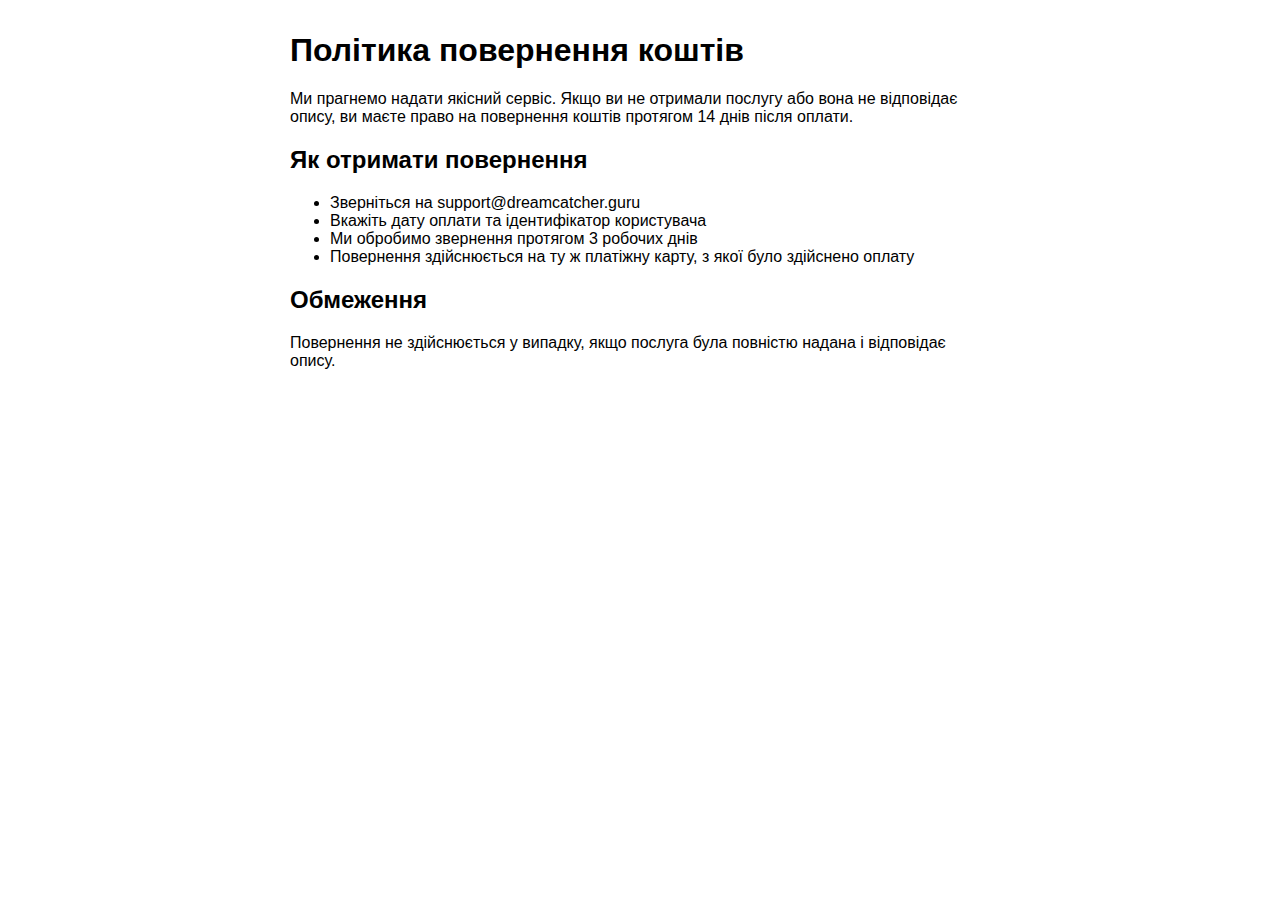
<file: docs/returns.html>
<!DOCTYPE html>
<html lang="uk">
<head>
  <meta charset="UTF-8">
  <title>Політика повернення</title>
  <meta name="viewport" content="width=device-width, initial-scale=1.0">
</head>
<body style="max-width:700px;margin:2rem auto;font-family:sans-serif;">
  <h1>Політика повернення коштів</h1>
  <p>Ми прагнемо надати якісний сервіс. Якщо ви не отримали послугу або вона не відповідає опису, ви маєте право на повернення коштів протягом 14 днів після оплати.</p>
  <h2>Як отримати повернення</h2>
  <ul>
    <li>Зверніться на support@dreamcatcher.guru</li>
    <li>Вкажіть дату оплати та ідентифікатор користувача</li>
    <li>Ми обробимо звернення протягом 3 робочих днів</li>
    <li>Повернення здійснюється на ту ж платіжну карту, з якої було здійснено оплату</li>
  </ul>
  <h2>Обмеження</h2>
  <p>Повернення не здійснюється у випадку, якщо послуга була повністю надана і відповідає опису.</p>
</body>
</html>
</file>
